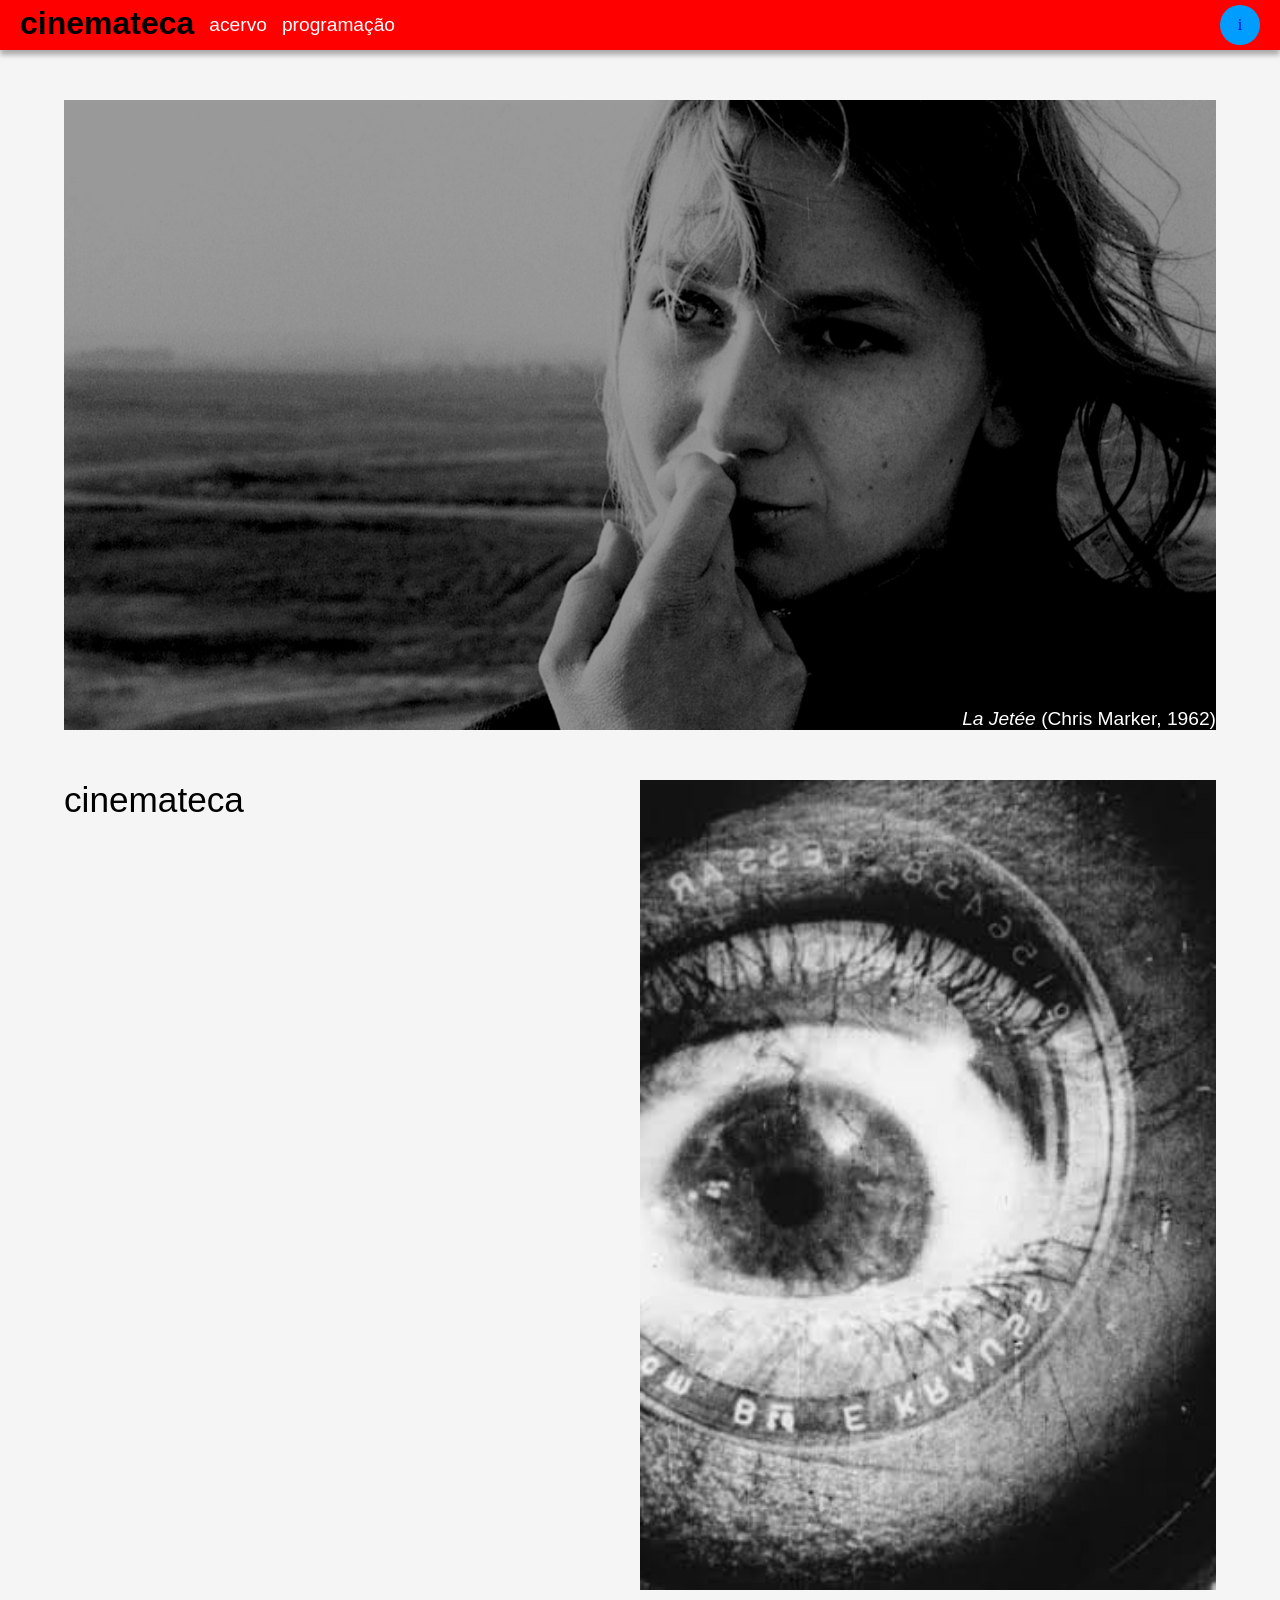
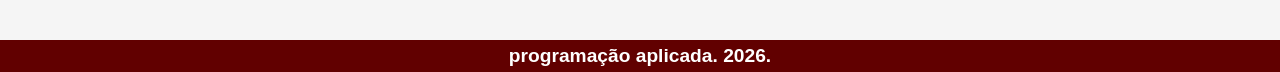
<file: index.html>
<!DOCTYPE html>
<html lang="pt-br">
    <head>
        <meta charset="UTF-8">
        <meta http-equiv="X-UA-Compatible" content="IE=edge">
        <meta name="viewport" content="width=device-width, initial-scale=1.0">
        <link rel="stylesheet" href="styles/style.css">
        <title>cinemateca</title>
    </head>
    <body>
        <header>
            <div class="row_container">
                <h1><a href="#">cinemateca</a></h1>
                <nav>
                    <a href="#">acervo</a>
                    <a href="#">programação</a>
                </nav>
            </div>
            <div class="row_container">
                <span id="registro"><a href="registro.html">i</a></span>
            </div>
        </header>
        <main>
            <section id="sessao" class="capa">
                <p><span style="font-style: italic;">La Jetée</span> (Chris Marker, 1962)</p>
            </section>
            <section id="razao">
                <p>cinemateca</p>
                <figure>
                    <img src="imgs/um_homem_com_uma_camera.jpeg" alt="Fotografia do filme 'Um Homem com uma Câmera' (1929), de Dziga Vertov">
                </figure>
            </section>
        </main>
        <footer>
            <h3>programação aplicada. 2026.</h3>
        </footer>
    </body>
</html>
</file>
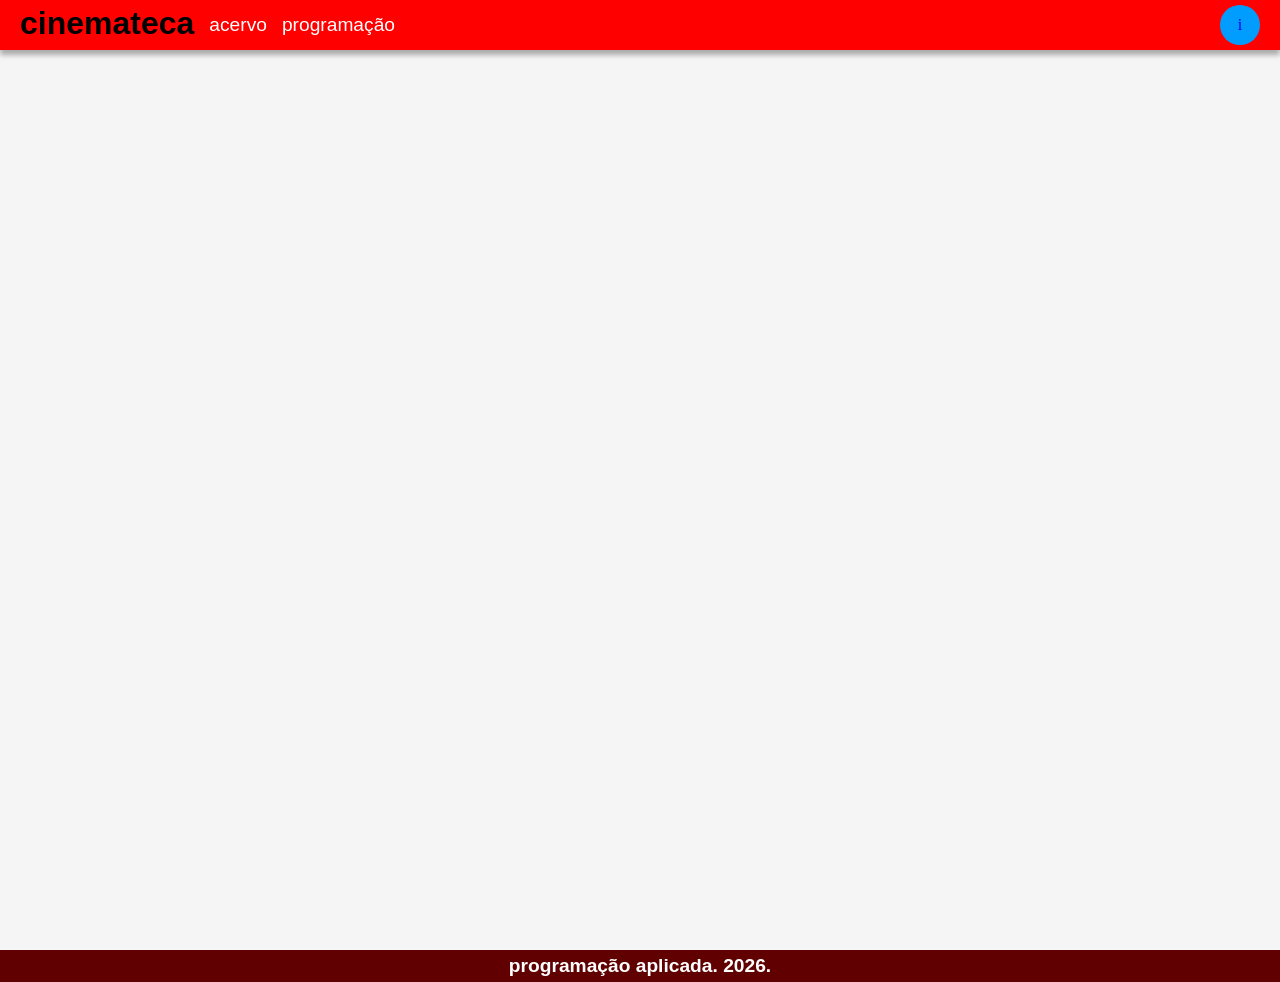
<file: cadastro.html>
<!DOCTYPE html>
<html lang="pt-br">
    <head>
        <meta charset="UTF-8">
        <meta http-equiv="X-UA-Compatible" content="IE=edge">
        <meta name="viewport" content="width=device-width, initial-scale=1.0">
        <link rel="stylesheet" href="styles/style.css">
        <title>cinemateca</title>
    </head>
    <body>
        <header>
            <div class="row_container">
                <h1><a href="index.html">cinemateca</a></h1>
                <nav>
                    <a href="#">acervo</a>
                    <a href="#">programação</a>
                </nav>
            </div>
            <div class="row_container">
                <span id="registro"><a href="registro.html">i</a></span>
            </div>
        </header>
        <main>
        </main>
        <footer>
            <h3>programação aplicada. 2026.</h3>
        </footer>
    </body>
</html>
</file>
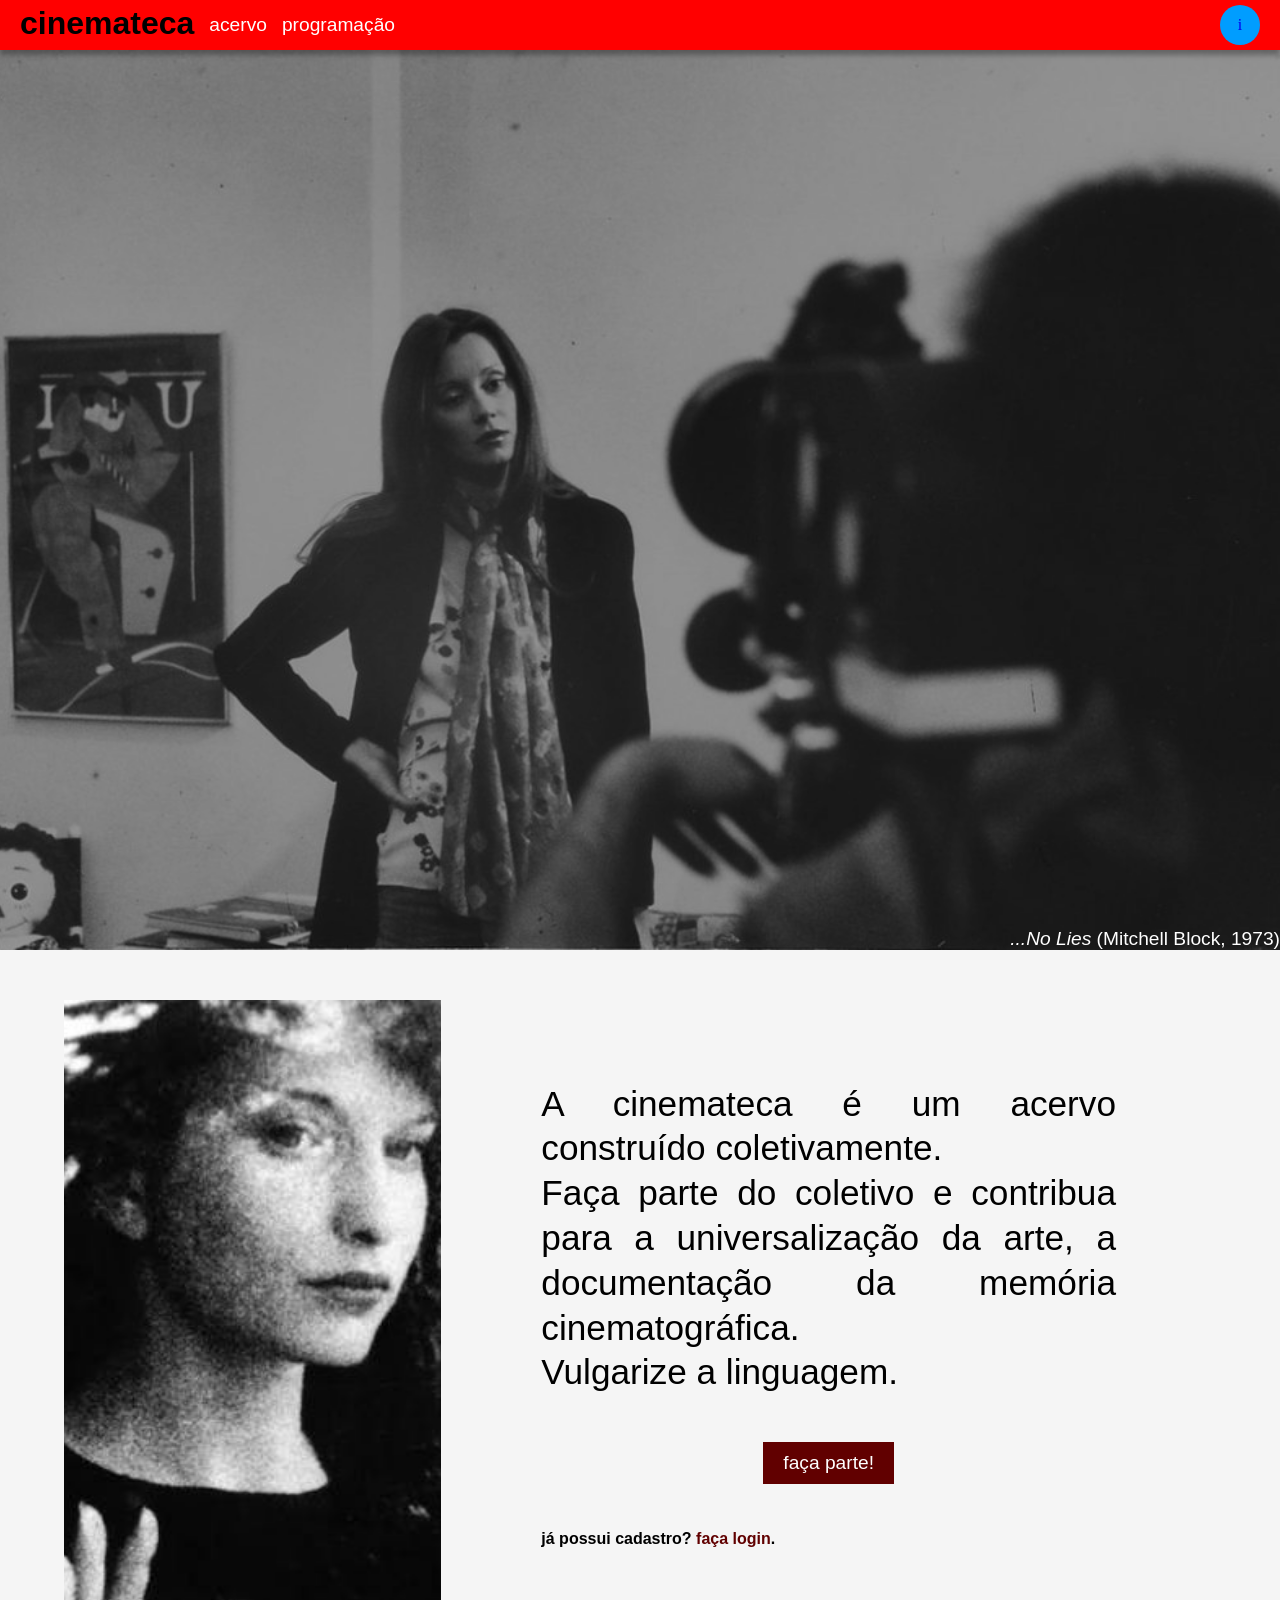
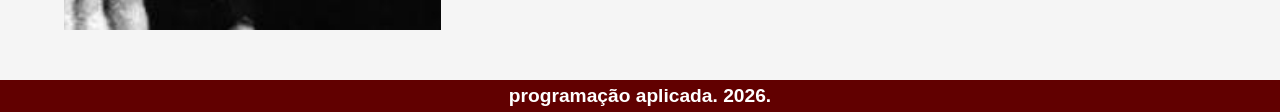
<file: registro.html>
<!DOCTYPE html>
<html lang="pt-br">
    <head>
        <meta charset="UTF-8">
        <meta http-equiv="X-UA-Compatible" content="IE=edge">
        <meta name="viewport" content="width=device-width, initial-scale=1.0">
        <link rel="stylesheet" href="styles/style.css">
        <title>cinemateca</title>
    </head>
    <body>
        <header>
            <div class="row_container">
                <h1><a href="index.html">cinemateca</a></h1>
                <nav>
                    <a href="#">acervo</a>
                    <a href="#">programação</a>
                </nav>
            </div>
            <div class="row_container">
                <span id="registro"><a href="#">i</a></span>
            </div>
        </header>
        <main style="padding-top: 0;">
            <section id="vertice" class="capa">
                <p><span style="font-style: italic;">...No Lies</span> (Mitchell Block, 1973)</p>
            </section>
            <section id="cadastro">
                <figure>
                    <img src="imgs/meshes_of_the_afternoon.jpg" alt="Fotografia do filme 'Tramas do Entardecer' (1943), de Maya Deren">
                </figure>
                <div class="column_container">
                    <div class="texto">
                        <p>A cinemateca é um acervo construído coletivamente.</p>
                        <p>Faça parte do coletivo e contribua para a universalização da arte, a documentação da memória cinematográfica.</p>
                        <p>Vulgarize a linguagem.</p>
                    </div>
                    <a href="cadastro.html" id="botao_cadastro">faça parte!</a>
                    <h4>já possui cadastro? <a href="login.html" id="botao_login">faça login</a>.</h4>
                </div>
            </section>
        </main>
        <footer>
            <h3>programação aplicada. 2026.</h3>
        </footer>
    </body>
</html>
</file>
<file: styles/style.css>
/*configurações*/
* {
    box-sizing: border-box;
    margin: 0;
    padding: 0;
}

html {
    scroll-behavior: smooth;
}

body {
    display: flex;
    flex-direction: column;
}

::selection {
    background-color: rgba(138, 0, 0, 0.3);
}

.row_container {
    display: flex;
    gap: 15px;
}

.column_container {
    display: flex;
    flex-direction: column;
    justify-content: space-evenly;
    align-items: center;
    gap: 15px;
    padding: 50px 100px;
}

/*rolagem*/
::-webkit-scrollbar {
    width: 5px;
    height: 10px;
}

::-webkit-scrollbar-track {
    background: #fff;
}

::-webkit-scrollbar-thumb {
    background: #000;
}

/*texto*/
.texto {
    display: flex;
    flex-direction: column;
    text-align: justify;
    line-height: 2.8rem;
}

header {
    position: sticky;
    display: flex;
    justify-content: space-between;
    gap: 30px;
    top: 0;
    z-index: 1000;
    padding: 5px 20px;
    box-shadow: 0 5px 5px rgba(0, 0, 0, 0.3);
    background-color: #ff0000;
}

h1 {
    font-size: 2rem;
    font-family: 'Franklin Gothic Medium', 'Arial Narrow', Arial, sans-serif;
}

h3 {
    font-size: 1.2rem;
    font-family: 'Franklin Gothic Medium', 'Arial Narrow', Arial, sans-serif;
    color: #fff;
}

h4 {
    align-self: flex-start;
    font-family: 'Franklin Gothic Medium', 'Arial Narrow', Arial, sans-serif;
    font-size: 1rem;
}

a {
    text-decoration: none;
}

p {
    font-family: Arial, Helvetica, sans-serif;
    font-size: 2.2rem;
}

.capa p {
    font-size: 1.2rem;
}

/*menu*/
nav {
    display: flex;
    align-items: center;
    gap: 15px;
}

nav a {
    display: inline-block;
    font-family: 'Franklin Gothic Medium', 'Arial Narrow', Arial, sans-serif;
    font-size: 1.2rem;
    color: #ffffff;
    transition: 0.3s ease;
}

nav a:hover {
    color: #000;
    transition: 0.3s ease;
}

h1 a {
    color: #000;
}

#registro {
    display: flex;
    justify-content: center;
    align-items: center;
    width: 40px;
    height: 40px;
    color: #fff;
    background-color: #009DFF;
    border-radius: 100px;
}

/*corpo*/
main {
    display: flex;
    min-height: 100vh;
    padding: 50px 0;
    justify-content: center;
    align-items: center;
    gap: 50px;
    flex-direction: column;
    background-color: #F5F5F5;
}

section {
    display: flex;
    width: 100%;
    max-width: 90vw;
    height: 70vh;
    background-color: #A3A3A3;
}

.capa {
    display: flex;
    justify-content: end;
    align-items: end;
    position: relative;
    background-size: cover;
    background-repeat: no-repeat;
    background-position: center;
    color: #fff;
}

/*index*/
    /*sessao*/
#sessao {
    background-image: url('../imgs/la_jetee.jpg');
}

#sessao::before, #vertice::before {
    content: "";
    position: absolute;
    inset: 0;
    background-color: rgba(0, 0, 0, 0.4);
    z-index: 1;
    transition: 0.3s ease;
}

#sessao:hover::before, #vertice:hover::before {
    background-color: rgba(0, 0, 0, 0.2);
    transition: 0.3s ease;
    cursor: pointer;
}

#sessao > *, #vertice > * {
    position: relative;
    z-index: 2;
}

    /*razão*/
#razao {
    justify-content: space-between;
    height: 90vh;
    background-color: #F5F5F5;
}

/*registro*/
#vertice {
    background-image: url('../imgs/no_lies.jpg');
    width: 100%;
    max-width: 100vw;
    height: 100vh;
}

#cadastro {
    background-color: #F5F5F5;
}

#botao_cadastro {
    font-family: 'Franklin Gothic Medium', 'Arial Narrow', Arial, sans-serif;
    font-size: 1.2rem;
    padding: 10px 20px;   
    color: #fff;
    background-color: #610000;
    transition: 0.3s ease;
}

#botao_cadastro:hover {
    background-color: #ff0000;
    transition: 0.3s ease;
}

#botao_cadastro:active {
    background-color: #B30000;
}

#botao_login {
    color: #610000;
    transition: 0.3s ease;
}

#botao_login:hover {
    color: #ff0000;
    transition: 0.3s ease;
}

#botao_login:active {
    color: #B30000;
}

/*imagens*/
figure {
    width: 100%;
    max-width: 50%;
    height: 100%;
    overflow: hidden;
}

figure img {
    display: block;
    width: 100%;
    height: 100%;
    object-fit: cover;
    object-position: center;
}

/*footer*/
footer {
    text-align: center;
    background-color: #610000;
    padding: 5px 20px;
}
</file>
